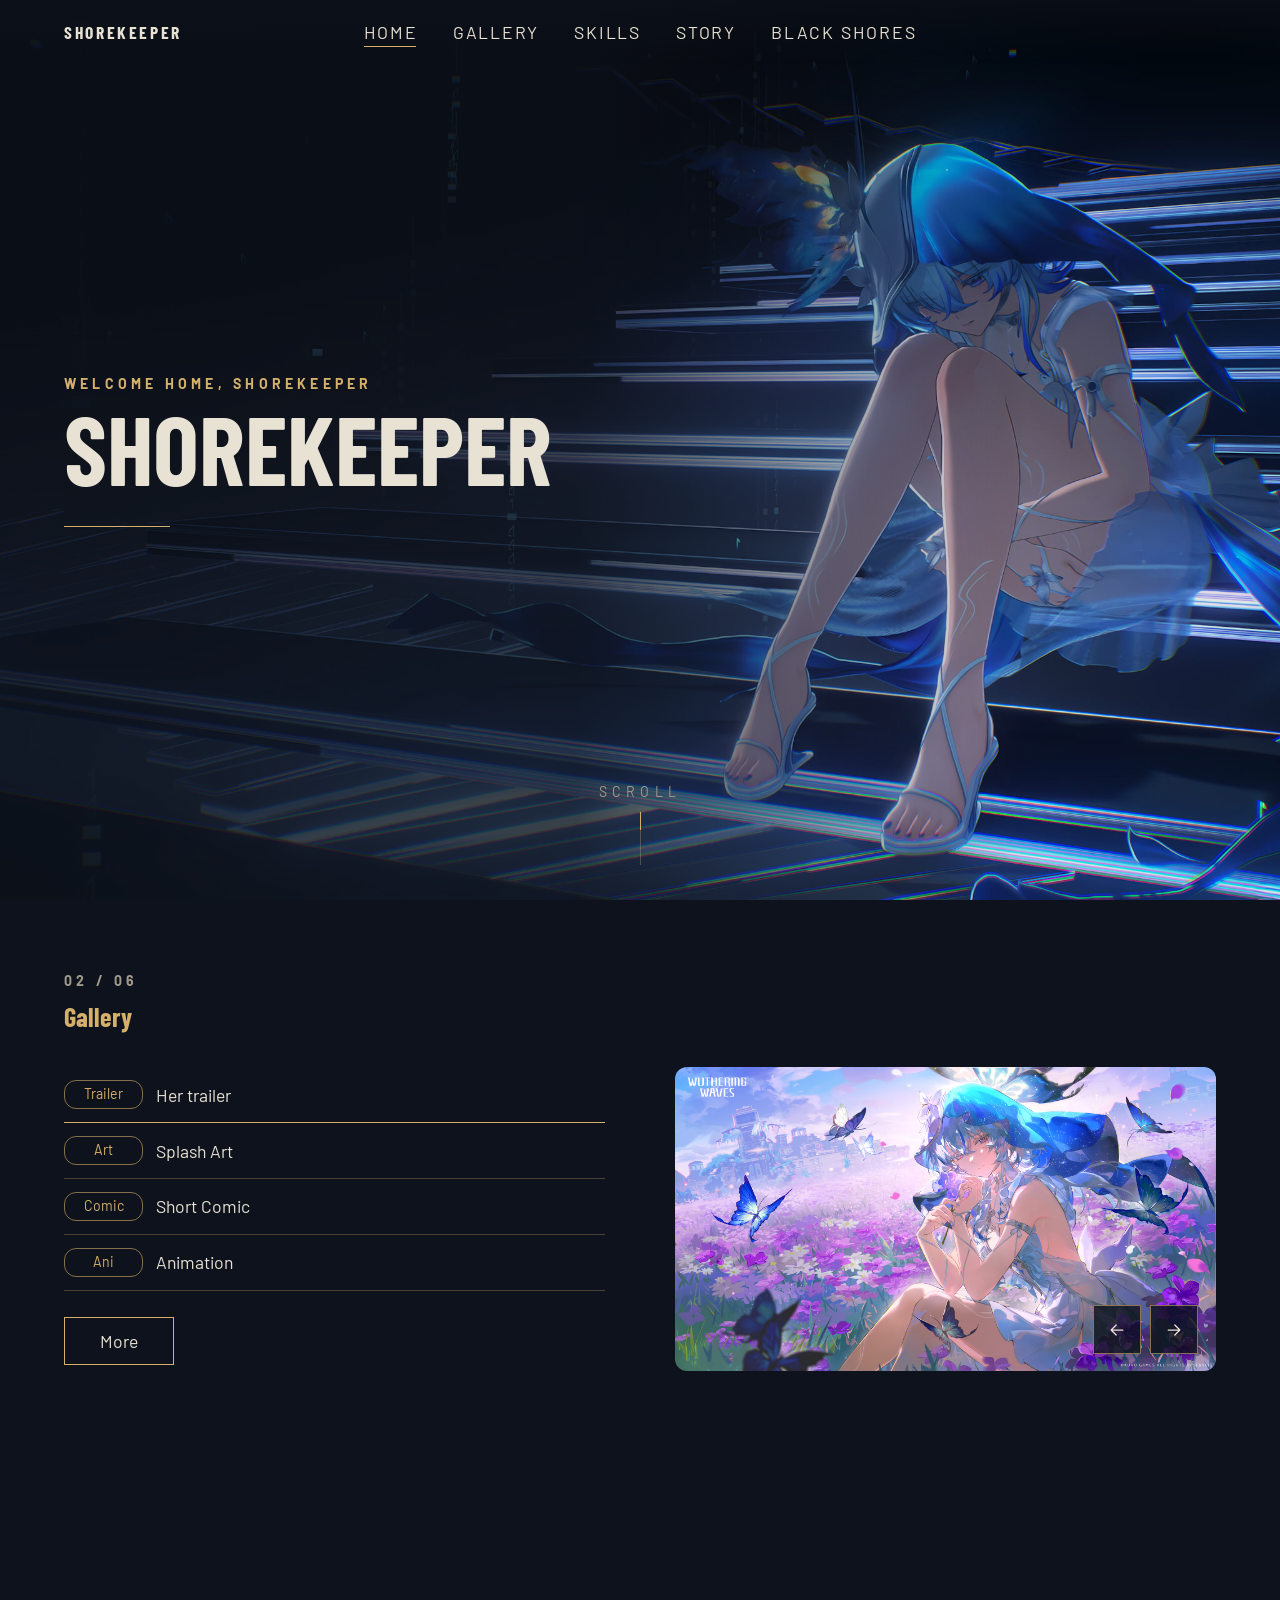
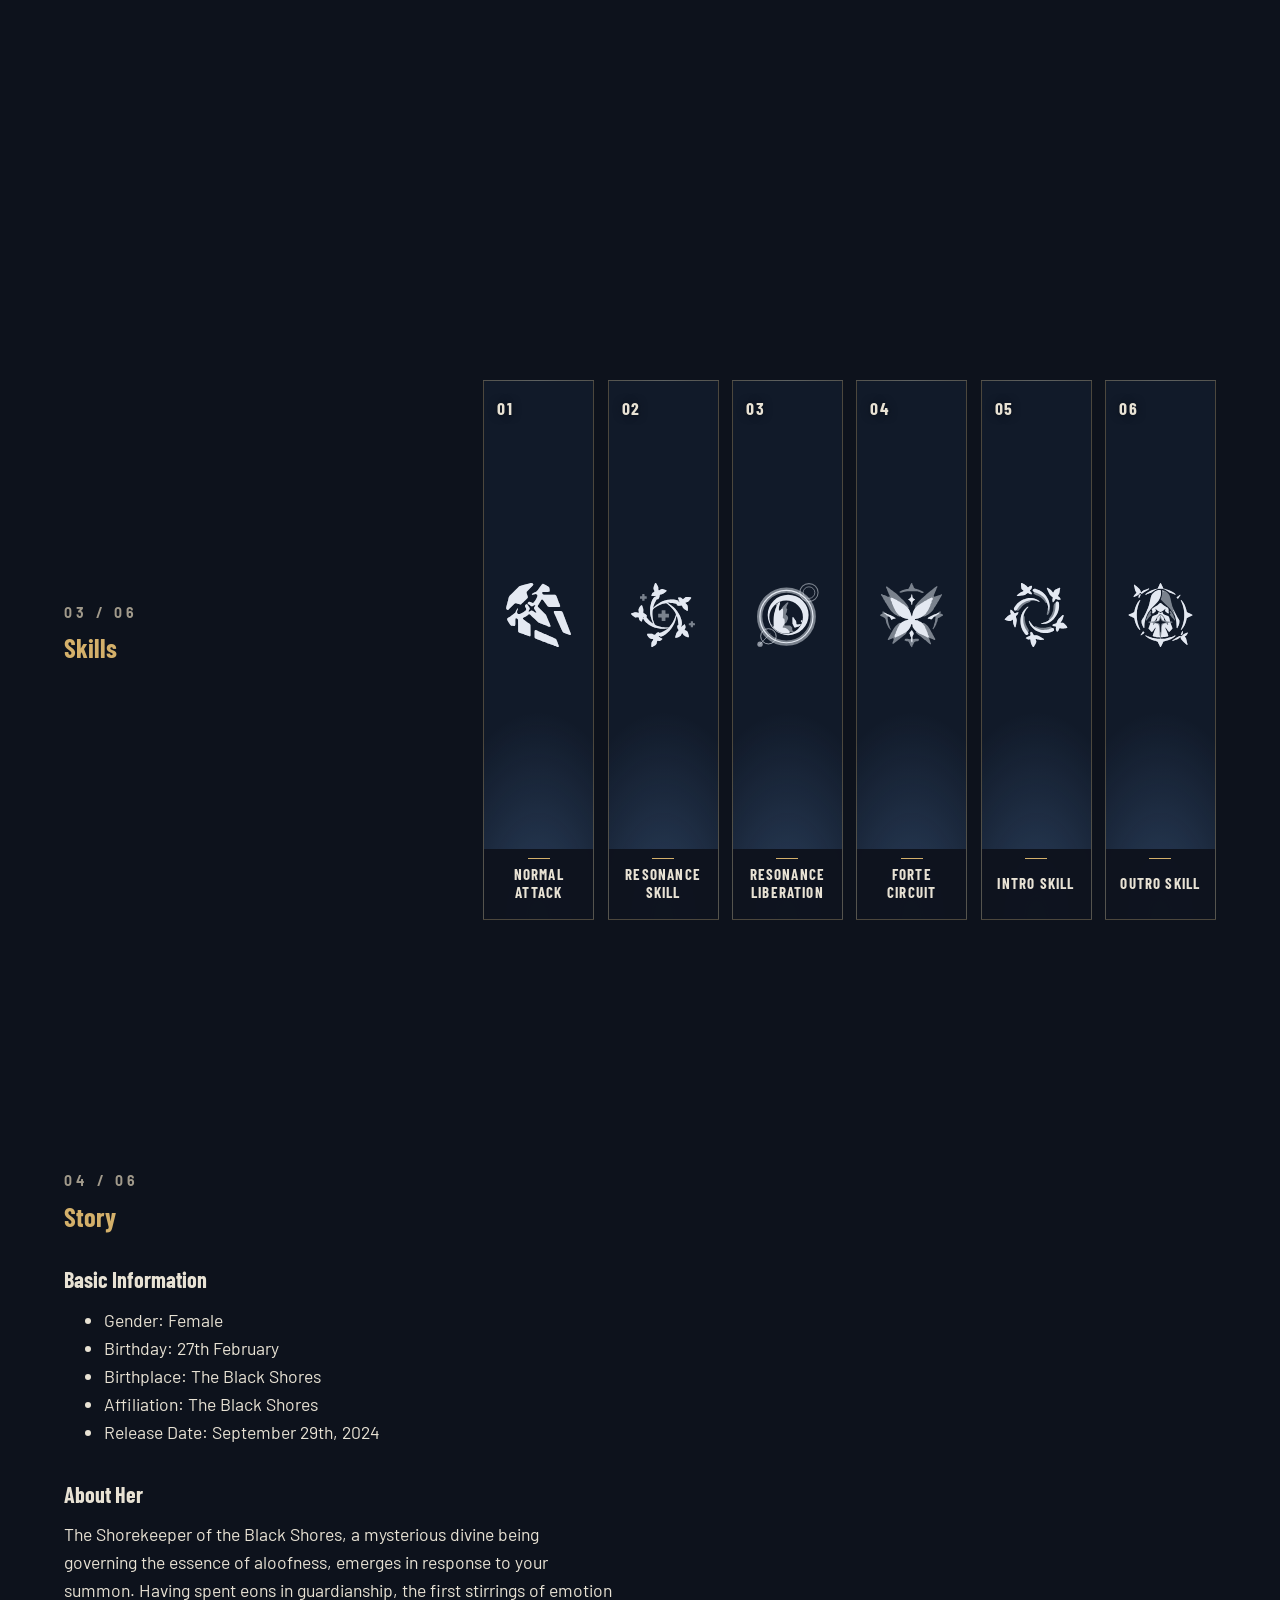
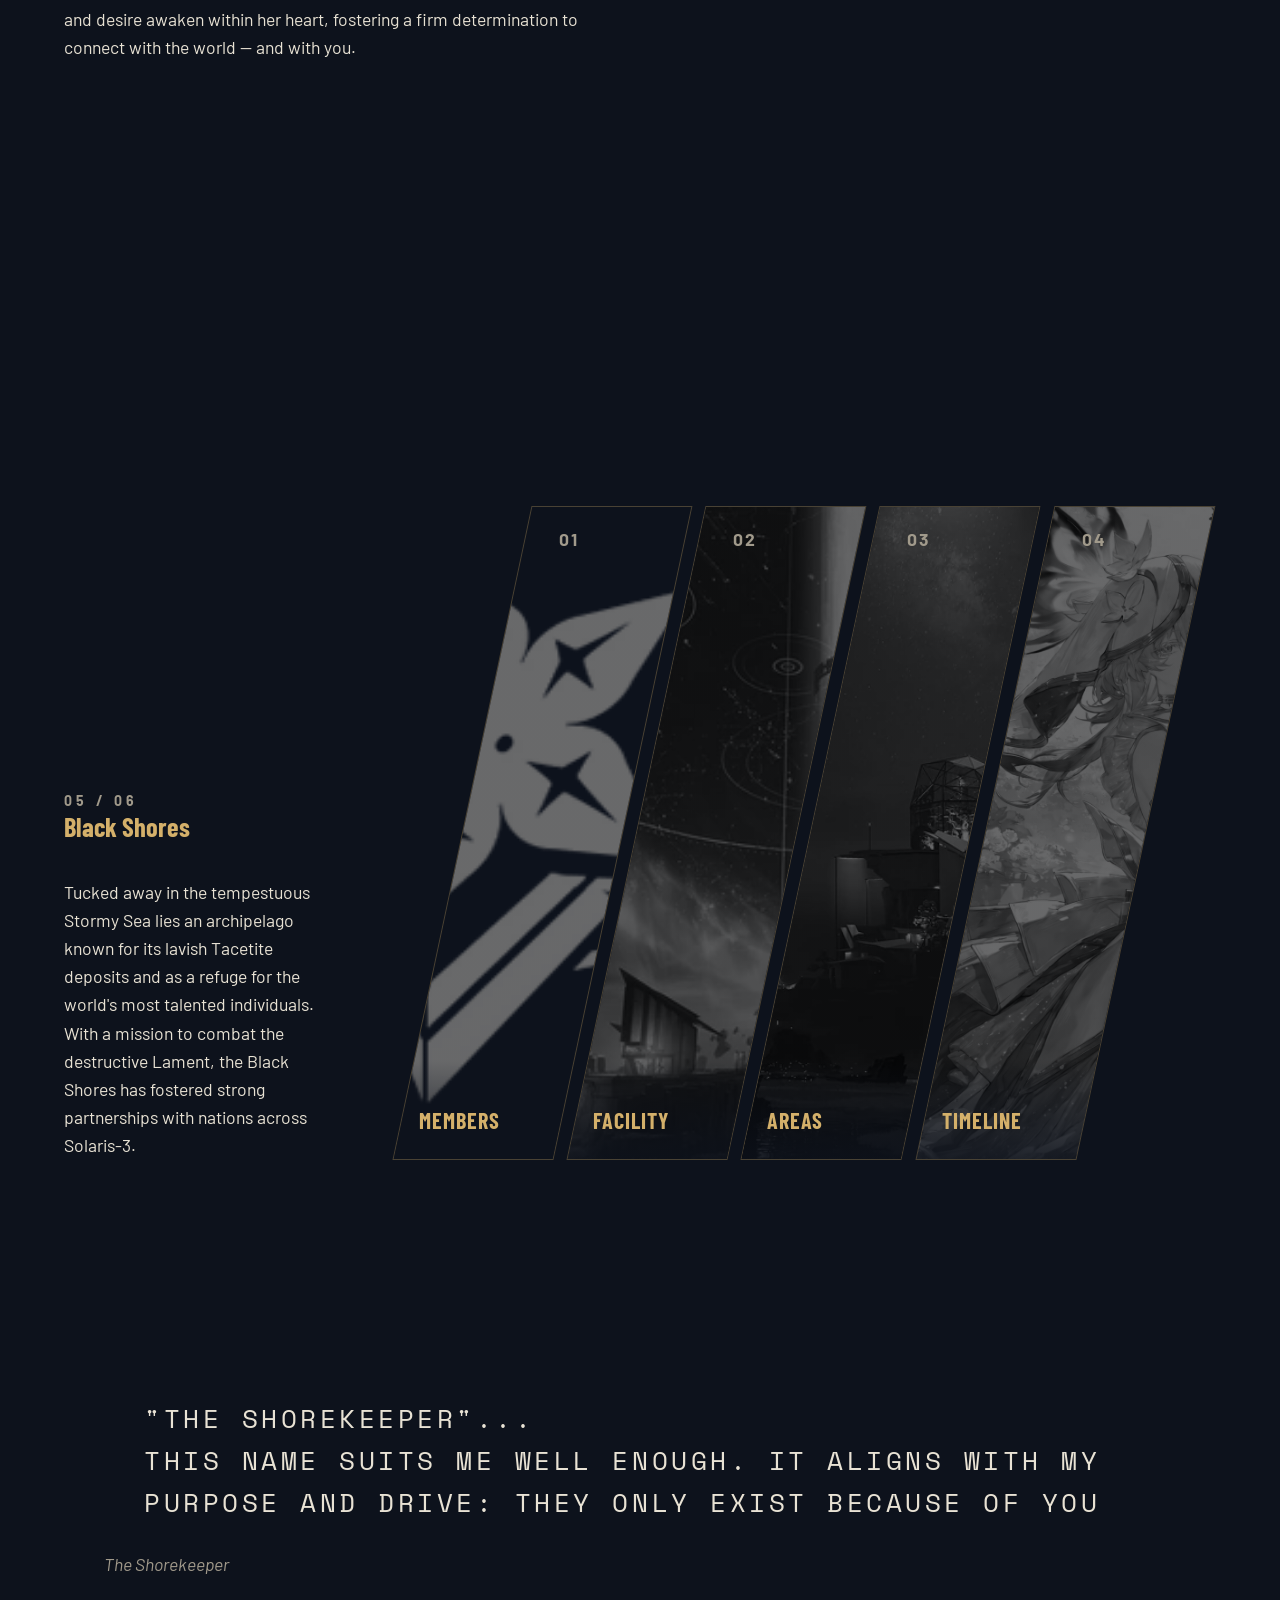
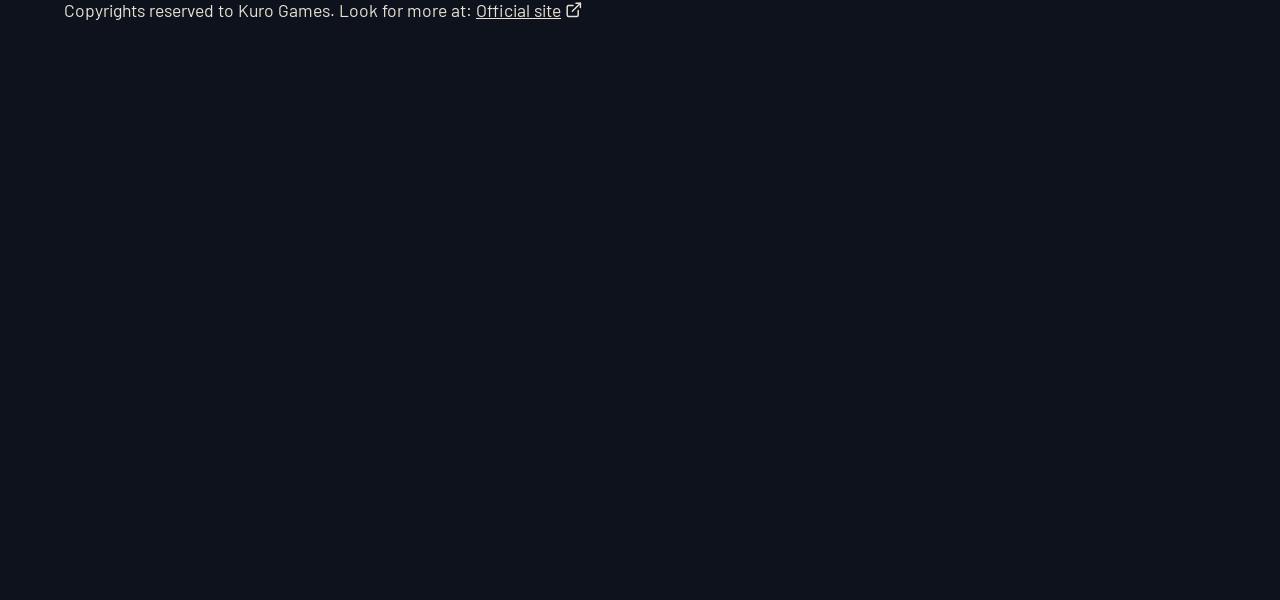
<file: index.html>
<!DOCTYPE html>
<html lang="en">
<head>
    <meta charset="UTF-8">
    <meta name="viewport" content="width=device-width, initial-scale=1">
    <title>Shorekeeper</title>
    <link rel = "preconnect" href = "https://fonts.googleapis.com">
    <link rel = "preconnect" href = "https://fonts.gstatic.com" crossorigin>
    <link href = "https://fonts.googleapis.com/css2?family=Barlow:wght@400;700&family=Barlow+Condensed:wght@700&display=swap" rel="stylesheet">
    <link rel = "stylesheet" href = "style.css">
    <script src = "script.js" defer></script>
</head>
<body>
    <header>
        <a href = "#home" class = "logo">Shorekeeper</a>
        <nav>
            <ul>
                <li><a href = "#home">Home</a></li>
                <li><a href = "#gallery">Gallery</a></li>
                <li><a href = "#skills">Skills</a></li>
                <li><a href = "#story">Story</a></li>
                <li><a href = "#black-shores">Black Shores</a></li>

            </ul>
        </nav>
    </header>
    <main>
        <!-- Stage 1: Replicate Kuro Games home menu -->
        <section id = "home" class = "screen">
            <img src="images/54.jpg" alt="Shorekeeper" class = "home-art">
            <div class = "home-shade"></div>
            <div class = "home-caption">
                <p class = "tagline">Welcome home, Shorekeeper</p>
                <h1>Shorekeeper</h1>
                <span class = "home-line" aria-hidden="true"></span>
            </div>
            <div class = "scroll-cue" aria-hidden="true">Scroll<span class = "scroll-line"></span></div>
        </section>
        <!--Stage 2: Gallery Simulation-->
        <section id = "gallery" class = "screen">
            <h2>Gallery</h2>
            <div class = "gallery-layout">
                <div class = "gallery-main">
                    <ul class = "gallery-list">
                        <li><span class ="tag">Trailer</span><span class = "item-title">Her trailer</span></li>
                        <li><span class = "tag">Art</span><span class = "item-title">Splash Art</span></li>
                        <li><span class = "tag">Comic</span><span class = "item-title">Short Comic</span></li>
                        <li><span class = "tag">Ani</span><span class = "item-title">Animation</span></li>
                    </ul>
                <a href = "#gallery" class = "more">More</a>
                </div>
                <div class="gallery-carousel">
                    <div class="gallery-track">
                        <img src="images/30.jpg" alt="Shorekeeper splash art" class="gallery-slide" draggable="false">
                        <img src="images/gallery-2.jpg" alt="Shorekeeper character trailer" class="gallery-slide" draggable="false">
                        <img src="images/gallery-3.jpg" alt="Shorekeeper birthday art" class="gallery-slide" draggable="false">
                        <img src = "images/gallery-1.jpg" alt = "Shorekeeper Animation Art" class = "gallery-slide" draggable="false">
                </div>
                <button class="carousel-button carousel-prev" type="button" aria-label="Previous image">
                    <svg viewBox="0 0 24 24" width="20" height="20" fill="none" stroke="currentColor" stroke-width="1.5" stroke-linecap="round" stroke-linejoin="round" aria-hidden="true"><path d="M19 12H5M11 6l-6 6 6 6"></path></svg>
                </button>
                <button class="carousel-button carousel-next" type="button" aria-label="Next image">
                    <svg viewBox="0 0 24 24" width="20" height="20" fill="none" stroke="currentColor" stroke-width="1.5" stroke-linecap="round" stroke-linejoin="round" aria-hidden="true"><path d="M5 12h14M13 6l6 6-6 6"></path></svg>
                </button>
                </div>

            </div>
        </section>
        <!--Stage 3: Replicate Skills page-->
        <section id = "skills" class = "screen skills">
            <img src ="images/14.jpg" alt = "" class = "skill-backdrop">
            <video class = "skill-video" muted loop playsinline preload="none"></video> 
            <div class = "skill-shade"></div>
            <button class="skill-close" type="button">
                <svg viewBox="0 0 24 24" width="16" height="16" fill="none" stroke="currentColor" stroke-width="1.5" stroke-linecap="round" stroke-linejoin="round" aria-hidden="true"><path d="M19 12H5M11 6l-6 6 6 6"></path></svg>
                All skills
            </button>

            <div class = "skills-intro">
                <h2>Skills</h2>
            </div>

            <div class = "skill-hero">
                <p class = "skill-type">Resonance Skill</p>
                <h3 class = "skill-name">Chaos Theory</h3>
                <p class = "skill-short">Restore HP for nearby allies, summon Dim Star Butterflies to attack a target</p>
                <div class="skill-controls">
                    <div class="skill-moves" role="group" aria-label="Moves"></div>
                    <button class="video-toggle" type="button">
                        <svg class="icon-pause" viewBox="0 0 24 24" fill="none" stroke="currentColor" stroke-width="2" stroke-linecap="round" aria-hidden="true"><path d="M8 5v14M16 5v14"></path></svg>
                        <svg class="icon-play" viewBox="0 0 24 24" fill="currentColor" aria-hidden="true"><path d="M8 5l11 7-11 7z"></path></svg>
                        <span class="video-toggle-text">Pause</span>
                    </button>
                </div>

            </div>


        <ul class="skill-cards"></ul>

        <div class="skill-details">
            <div class="detail-what">
                <h4>Mechanics</h4>
                <div class="skill-what"></div>
            </div>
            <div class="detail-related">
                <h4>Related skills</h4>
                <ul class="skill-related"></ul>
            </div>
        </div>

        </section>
        <!--Stage 4: Replicate Story Site-->
        <section id = "story" class = "screen">
            <h2>Story</h2>
            <section>
                <h3>Basic Information</h3>
                <ul>
                    <li>Gender: Female</li>
                    <li>Birthday: 27th February</li>
                    <li>Birthplace: The Black Shores</li>
                    <li>Affiliation: The Black Shores</li>
                    <li>Release Date: September 29th, 2024</li>
                </ul>
            </section>
            <section id = "about">
                <h3>About Her</h3>
                <p>The Shorekeeper of the Black Shores, a mysterious divine being governing the essence of aloofness, emerges in response to your summon. Having spent eons in guardianship, the first stirrings of emotion and desire awaken within her heart, fostering a firm determination to connect with the world — and with you.</p>
            </section>
        </section>
  
                <!--Stage 5: Black Shores archive-->
        <section id = "black-shores" class = "screen black-shores">
            <div class = "bs-stars"></div>
            <button class = "bs-close" type = "button">
                <svg viewBox="0 0 24 24" width="16" height="16" fill="none" stroke="currentColor" stroke-width="1.5" stroke-linecap="round" stroke-linejoin="round" aria-hidden="true"><path d="M19 12H5M11 6l-6 6 6 6"></path></svg>
                All sectors
            </button>
            <div class = "bs-intro">
                <h2>Black Shores</h2>
                <p>Tucked away in the tempestuous Stormy Sea lies an archipelago known for its lavish Tacetite deposits and as a refuge for the world's most talented individuals. With a mission to combat the destructive Lament, the Black Shores has fostered strong partnerships with nations across Solaris-3.</p>
            </div>
            <div class = "bs-stage">
                <div class = "bs-orbits">
                    <span class = "bs-orbit"></span>
                    <span class = "bs-orbit"></span>
                    <span class = "bs-orbit"></span>
                </div>
                <div class = "bs-world"></div>
            </div>

            <div class = "bs-bars"></div>
        </section>


    </main>
        <!--Stage 6: Footage-->
        <footer id = "end" class = "screen">
        <figure>
            <blockquote class = "end-quote">
                <p>"The Shorekeeper"... <br>
                    This name suits me well enough. It aligns with my purpose and drive: they only exist because of you
                </p>
            </blockquote>
            <figcaption>The Shorekeeper</figcaption>
        </figure>
            <p>Copyrights reserved to Kuro Games. Look for more at: <a href = "https://wutheringwaves.kurogames.com/en/main#resonators">Official site<svg class="icon" aria-hidden="true" viewBox="0 0 24 24" fill="none" stroke="currentColor"
        stroke-width="2" stroke-linecap="round" stroke-linejoin="round">
        <path d="M15 3h6v6"/>
        <path d="M10 14 21 3"/>
        <path d="M18 13v6a2 2 0 0 1-2 2H5a2 2 0 0 1-2-2V8a2 2 0 0 1 2-2h6"/>
</svg>
</a></p>
        </footer>
    <div class="term-tip" id="term-tip" role="tooltip">
        <p class="term-tip-title"></p>
        <p class="term-tip-text"></p>
    </div>

</body>
</html>
</file>
<file: style.css>
*{
    box-sizing: border-box;
}

html{
    font-size: 110%;
    scroll-padding-top: var(--space-8);
}

@font-face {
    font-family: "Space Mono";
    src: url("fonts/SpaceMono-Regular.ttf")format("truetype");
    font-weight: 400;
    font-display: swap;
}

:root{
    --color-bg: #0d121c;
    --color-text: #e8e2d4;
    --color-muted: #a19a8b;
    --color-accent: #d4b06a;
    --color-accent-border: rgb(212 176 106/0.6);
    --color-accent-line: rgb(212 176 106/0.3);
    --font-body: "Barlow", "Segoe UI", Arial, sans-serif;
    --font-heading: "Barlow Condensed", "Barlow", "Segoe UI", Arial, sans-serif;
    --font-quote: "Space Mono", monospace;
    --space-side: 5vw;
    --color-ice: #8fd3ff;
    --color-tape-dark: #161d2b;
    --color-tape-light: #ddd6c6;
    --color-shade-dark: rgb(13 18 28 / 0.8);
    --color-shade-clear: rgb(13 18 28 / 0.1);
    --gradient-shade: linear-gradient(to right, var(--color-shade-dark) 45%, var(--color-shade-clear) 80%);
    
    --text-sm: 0.8rem;
    --text-base: 1rem;
    --text-md: 1.25rem;
    --text-lg: 1.563rem;
    --text-xl: 1.953rem;
    --text-2xl: 2.441rem;
    --text-3xl: 3.052rem;
    --text-display: clamp(var(--text-3xl), 10vw, 5.5rem);
    --space-1: 0.25rem;
    --space-2: 0.5rem;
    --space-3: 0.75rem;
    --space-4: 1rem;
    --space-5: 1.5rem;
    --space-6: 2rem;
    --space-7: 3rem;
    --space-8: 4rem;

    --duration-1: 150ms;
    --duration-2: 200ms;
    --duration-3: 250ms;
    --duration-4: 400ms;
    --duration-5: 700ms;
    --duration-6: 1600ms;
    --duration-7: 1800ms;
    --delay-step: 80ms;

    --ease-standard: cubic-bezier(0.4, 0, 0.2, 1);
    --ease-decelerate: cubic-bezier(0, 0, 0.2, 1);
    --ease-accelerate: cubic-bezier(0.4, 0, 0, 1);

}


p,
ul {
  margin-top: 0;
  margin-bottom: var(--space-4);
}


body {
    font-family: var(--font-body);
    background-color: var(--color-bg);
    color: var(--color-text);
    margin: 0;
    font-size: var(--text-base);
    line-height: 1.6;

}

main p{
    max-width: 55ch;
}

a {
    color: var(--color-text);
}

h1,
h2,
h3,
  .logo{
      font-family: var(--font-heading);
      line-height: 1.15;
  }

h1 {
  font-size: var(--text-display);
  text-transform: uppercase;
  line-height: 0.9;
}


h3{
  font-size: var(--text-md);
}

h1 {
  margin: 0;
}
 
h2 {
  margin: 0 0 var(--space-6);
}
 
h3 {
  margin: var(--space-6) 0 var(--space-3);
}
 
h4 {
  margin: var(--space-5) 0 var(--space-2);
}


header {
  position: fixed;
  top: 0;
  left: 0;
  right: 0;
  z-index: 10;
  padding: var(--space-4) var(--space-side);
  background-image: linear-gradient(to bottom, rgb(13 18 28 / 0.7), transparent);
  display: flex;
  align-items: center;
  flex-wrap: wrap;
  gap: var(--space-4) var(--space-7);
}



.logo{
    font-weight: 700;
    text-transform: uppercase;
    letter-spacing: 0.15rem;
    text-decoration: none;
}

.icon {
  width: 1em;
  height: 1em;
  vertical-align: -0.125em;
  margin-left: var(--space-1);
}


h2{
    color: var(--color-accent);
}

.screen-num {
  margin: 0 0 var(--space-2);
  font-size: var(--text-sm);
  font-weight: 700;
  letter-spacing: 0.3em;
  text-transform: uppercase;
  color: var(--color-muted);
}


.tagline {
  margin-bottom: var(--space-2);
  font-size: var(--text-sm);
  font-weight: 700;
  text-transform: uppercase;
  letter-spacing: 0.3em;
  color: var(--color-accent);
  animation: loang var(--duration-5) var(--ease-decelerate) both;
}


nav{
    margin-left: auto;

}

nav a {
    position: relative;
    text-decoration: none;
    text-transform: uppercase;
    letter-spacing: 0.1rem;
}

nav a::after{
    position: absolute;
    content: "";
    left: 0;
    right: 0.1rem;
    bottom: calc(-1 * var(--space-1));
    height: 1px;
    background-color: var(--color-accent);
    transform: scaleX(0);
    transform-origin: left;
    transition: transform var(--duration-1) var(--ease-standard);
}

nav a:hover::after,
nav a:focus-visible::after,
nav a[aria-current = "location"]::after {
    transform: scaleX(1);
}

nav ul {
    display: flex;
    flex-wrap: wrap;
    gap: 0.75rem 2rem;
    margin: 0;
    padding: 0;
    list-style-type: none;
}

.screen{
    min-height: 100vh;
    padding: var(--space-8) var(--space-side);
}

figcaption {
    font-style: italic;
    color: var(--color-muted);
}

.end-quote{
    font-family: var(--font-quote);
    font-size: 1.5rem;
    text-transform: uppercase;
    letter-spacing: 0.2rem;
}

#home {
    position: relative;
    z-index: 0;
    overflow: hidden;
    display: flex;
    flex-direction: column;
    justify-content: center;
}

.home-art {
    position: absolute;
    inset: 0;
    width: 100%;
    height: 100%;
    object-fit: cover;
    z-index: -2;
    animation: art-in var(--duration-6) var(--ease-decelerate) both;
}

.home-caption h1 {
    animation: loang-wide var(--duration-5) var(--ease-decelerate) var(--delay-step) both;
}

.home-line {
    display: block;
    width: 6rem;
    height: 1px;
    margin-top: var(--space-6);
    background-color: var(--color-accent);
    animation: loang var(--duration-5) var(--ease-decelerate) calc(2 * var(--delay-step)) both;

}

.scroll-cue {
    position: absolute;
    left: 0;
    right: 0;
    bottom: var(--space-6);
    font-size: var(--text-sm);
    letter-spacing: 0.3rem;
    text-transform: uppercase;
    text-align: center;
    color: var(--color-muted);
    animation: loang var(--duration-5) var(--ease-decelerate) calc(4 * var(--delay-step)) both;

}

.scroll-line {
    position: relative;
    display: block;
    width: 1px;
    height: 3rem;
    margin: var(--space-2) auto 0;
    overflow: hidden;
    background-color: var(--color-accent-line);
}

.scroll-line::after{
    content: "";
    position: absolute;
    top: 0;
    left: 0;
    width: 1px;
    height: 1rem;
    background-color: var(--color-accent);
    animation: cue-drop var(--duration-7) var(--ease-standard) infinite;
}
.home-caption .tagline {
    animation: loang var(--duration-5) var(--ease-decelerate) both;
}


@keyframes loang {
  from {
    opacity: 0;
    filter: blur(12px);
    transform: translateX(24px);
  }
}

@keyframes loang-wide {
  from {
    opacity: 0;
    filter: blur(12px);
    transform: translateX(-24px);
    letter-spacing: 0.3rem;
  }
}

@keyframes art-in {
    from {
      opacity: 0;
      transform: scale(1.08);
    } 
}

@keyframes cue-drop {
    0% {
      transform: translateY(-100%);
    } 
    70% {
      transform: translateY(300%);
    }
    100% {
      transform: translateY(300%);
    }
}

@media (prefers-reduced-motion: reduce) {
  :root {
    --duration-1: 0ms;
    --duration-2: 0ms;
    --duration-3: 0ms;
    --duration-4: 0ms;
    --duration-5: 150ms;
    --duration-6: 150ms;
    --delay-step: 0ms;
  }
 
  .tagline,
  .home-caption h1,
  .home-line,
  .scroll-cue,
  .home-art {
    animation-name: fade-in;
  }
 
  .scroll-line::after {
    animation: none;
  }
}
 
@keyframes fade-in {
  from {
    opacity: 0;
  }
}


.home-shade{
    position: absolute;
    inset: 0;
    background-image: var(--gradient-shade);
    z-index: -1;
}


.gallery-layout{
    display: grid;
    grid-template-columns: repeat(auto-fit, minmax(min(20rem, 100%), 1fr));
    gap: var(--space-6) var(--space-8);
}

.gallery-carousel {
  position: relative;
  overflow: hidden;
  aspect-ratio: 16 / 9;
  border-radius: 12px;
  touch-action: pan-y;
}
 
.gallery-track {
  display: flex;
  height: 100%;
  transition: transform var(--duration-4) var(--ease-standard);
}
 
.gallery-slide {
  flex: 0 0 100%;
  width: 100%;
  height: 100%;
  object-fit: cover;
  user-select: none;
}
 
.carousel-button {
  position: absolute;
  bottom: var(--space-4);
  width: 2.75rem;
  height: 2.75rem;
  display: flex;
  align-items: center;
  justify-content: center;
  padding: 0;
  border: 1px solid var(--color-accent-border);
  background-color: var(--color-shade-dark);
  color: var(--color-text);
  cursor: pointer;
  transition: color var(--duration-1) var(--ease-standard), border-color var(--duration-1) var(--ease-standard);
}
 
.carousel-prev {
  right: calc(var(--space-4) + 2.75rem + var(--space-2));
}
 
.carousel-next {
  right: var(--space-4);
}
 
.carousel-button:hover,
.carousel-button:focus-visible {
  border-color: var(--color-accent);
  color: var(--color-accent);
}
 
.carousel-button:focus-visible {
  outline: 2px solid var(--color-text);
  outline-offset: 2px;
}


.gallery-list {
    max-width: 40rem;
    margin: 0;
    padding: 0;
    list-style-type: none;
}

.gallery-list li {
    position: relative;
    padding: var(--space-3) 0;
    border-bottom: 1px solid var(--color-accent-line);
    display: flex;
    align-items: center;
}

.gallery-list li::after{
    content: "";
    position: absolute;
    left: 0;
    right: 0;
    bottom: -1px;
    height: 1px;
    background-color: var(--color-accent);
    transform: scaleX(0);
    transform-origin: left;
    transition: transform var(--duration-2) var(--ease-standard);
}

.item-title{
    display: inline-block;
    transition: transform var(--duration-2) var(--ease-standard);
}

.gallery-list li:hover::after,
.gallery-list li.is-current::after {
    transform: scaleX(1);
}

.gallery-list li:hover .item-title,
.gallery-list.is-current:hover .item-title {
    transform: translateX(6px);
}

.tag{
    font-size: 0.8rem;
    padding: 2px var(--space-3);
    margin-right: var(--space-3);
    border: 1px solid var(--color-accent-border);
    border-radius: 12px;
    color: var(--color-accent);
    width: 4.5rem;
    display: inline-block;
    text-align: center;
}

.more{
    position: relative;
    z-index: 0;
    display: inline-block;
    margin-top: var(--space-5);
    padding: var(--space-2) var(--space-6);
    border: 1px solid var(--color-accent);
    text-decoration: none;
    transition: color var(--duration-2) var(--ease-standard);
}

.more::before{
    content: "";
    position: absolute;
    inset: 0;
    z-index: -1;
    background-color: var(--color-accent);
    transform: scaleX(0);
    transform-origin: left;
    transition: transform var(--duration-2) var(--ease-standard);
}

.more:hover,
.more:focus-visible{
    color: var(--color-bg);
}

.more:hover::before,
.more:focus-visible::before{
    transform: scaleX(1);
}

/* Skills */

.skills {
    position: relative;
    z-index: 0;
    display: grid;
    grid-template-columns: minmax(0, 1fr) minmax(0, 2fr);
    gap: var(--space-6) var(--space-7);
    align-items: center;
}
 
.skill-backdrop{
    object-fit: cover;
    filter: blur(8px) brightness(0.5);
    z-index: -3;
}

.skill-backdrop,
.skill-video,
.skill-shade {
  display: none;
  position: absolute;
  top: 0;
  left: 0;
  width: 100%;
  height: 100vh;
}
 
.skill-video {
    object-fit: cover;
    z-index: -2;
}
 
.skill-shade {
    background-image: linear-gradient(to right, var(--color-shade-dark) 25%, var(--color-shade-clear) 55%);
    z-index: -1;
}
 
.skill-hero,
.skill-details {
    display: none;
}
 
.skill-cards {
    display: flex;
    gap: var(--space-3);
    margin: 0;
    padding: 0;
    list-style-type: none;
}
 
.skill-card {
    position: relative;
    flex: 1 1 0;
    height: 60vh;
    overflow: hidden;
    border: 1px solid var(--color-accent-line);
    transition: flex-grow var(--duration-3) var(--ease-standard), border-color var(--duration-1) var(--ease-standard);
}
 
.skill-card img {
  display: block;
  width: 100%;
  height: 100%;
  object-fit: cover;
  transition: flex-grow var(--duration-4) var(--ease-standard), opacity var(--duration-3) var(--ease-standard);

}
 
.skill-card:hover,
.skill-card:has(.card-button:focus-visible) {
  flex-grow: 1.41;
  border-color: var(--color-accent);
}

.skill-card:hover img,
.skill-card.skill-card:has(.card-button:focus-visible){
  transform: scale(1.12);
}

.skill-cards:hover img {
  opacity: 0.5;
}

.skill-cards .skill-card:hover img {
  opacity: 1;
}

.card-name {
  position: absolute;
  left: 0;
  right: 0;
  bottom: 0;
  height: 4rem;
  padding: 0 var(--space-2);
  display: flex;
  align-items: center;
  justify-content: center;
  background-color: var(--color-shade-dark);
  color: var(--color-text);
  text-align: center;
  line-height: 1.2;
}

.card-num {
  position: absolute;
  top: var(--space-3);
  left: var(--space-3);
  z-index: 1;
  font-family: var(--font-heading);
  font-weight: 700;
  letter-spacing: 0.1em;
  color: var(--color-text);
  text-shadow: 0 0 2px var(--color-bg), 0 0 8px var(--color-bg);
}

.card-button {
  display: block;
  width: 100%;
  height: 100%;
  padding: 0;
  border: 0;
  background: none;
  color: inherit;
  font: inherit;
  cursor: pointer;
}
 
.card-button:focus-visible {
  outline: none;
}
 
.skill-card:has(.card-button:focus-visible) {
  outline: 2px solid var(--color-text);
  outline-offset: 3px;
}


.skill-card.is-active {
  border-color: var(--color-accent);
}
 
.skill-type {
  margin: 0;
  color: var(--color-accent);
  text-transform: uppercase;
  letter-spacing: 0.15rem;
}
 
.skill-name {
  margin: var(--space-2) 0 var(--space-4);
  font-size: 3rem;
}
 


.skills.is-open {
    grid-template-columns: minmax(0, 1fr) 9rem;
    grid-template-rows: 100vh auto;
    padding-top: 0;
}

.skills.is-open .skills-intro{
    display: none;
}

.skills.is-open .skill-video,
.skills.is-open .skill-shade {
  display: block;
}
 
.skills.is-open .skill-hero {
  display: block;
  max-width: 32rem;
}
 
.skills.is-open .skill-cards {
  flex-direction: column;
  height: 30rem;
  gap: var(--space-2);
}
 
.skills.is-open .skill-card {
  height: 4.5rem;
}
 
.skills.is-open .card-name {
  height: 1.5rem;
  font-size: 0.8rem;
}
 
.skills.is-open .card-num {
  display: none;
}


.skills.is-open .skill-details {
  display: block;
  grid-column: 1 / -1;
  max-width: 55ch;
}

.skills.is-open .skill-backdrop,
.skills.is-open .skill-video,
.skills.is-open .skill-shade {
  display: block;
}

@media (min-width: 1100px) {
  header {
    display: grid;
    grid-template-columns: 1fr auto 1fr;
  }
 
  .logo {
    justify-self: start;
  }

  nav {
    margin: 0;
  }
}
 
 
@media (max-width: 1000px) {
  header {
    flex-direction: column;
    gap: 0.5rem;
    padding: 0.75rem var(--space-side);
  }
 
  nav ul {
    justify-content: center;
    gap: 0.5rem 1.25rem;
  }
 
  .skills {
    grid-template-columns: minmax(0, 1fr);
  }
 
  .skill-cards {
    display: grid;
    grid-template-columns: repeat(3, minmax(0, 1fr));
  }
 
  .skill-card {
    height: 12rem;
  }
 
  .skills.is-open {
    grid-template-columns: minmax(0, 1fr);
  }
 
  .skills.is-open .skill-hero,
  .skills.is-open .skill-cards {
    grid-row: 1;
    grid-column: 1;
  }
 
  .skills.is-open .skill-cards {
    grid-template-columns: repeat(3, minmax(0, 1fr));
    align-self: end;
    margin-bottom: 2rem;
    height: auto;
  }
  
    .home-shade,
  .skill-shade {
    background-image: none;
    background-color: var(--color-shade-dark);
  }

  .skills.is-open .card-name {
    height: 2.25rem;
  }
 
  figure,
  blockquote {
    margin-left: 0;
    margin-right: 0;
  }
}

:root {
  --color-shade-solid: rgb(13 18 28 / 0.94);
}
 
.skill-card {
  background-color: #111a29;
  background-image: radial-gradient(ellipse 140% 55% at 50% 100%, rgb(110 160 225 / 0.28), transparent 70%);
}
 
.skill-card img {
  object-fit: contain;
  padding: 0 14% 4rem;
}
 
.skills.is-open .skill-card img {
  padding: 0.35rem 0 1.65rem;
}
 
.card-name {
  background-color: var(--color-shade-solid);
  color: var(--color-text);
  font-family: var(--font-heading);
  font-weight: 700;
  text-transform: uppercase;
  letter-spacing: 0.08em;
  font-size: 0.85rem;
}
 
.card-name::before {
  content: "";
  position: absolute;
  top: 0.55rem;
  left: 50%;
  width: 1.25rem;
  height: 1px;
  margin-left: -0.625rem;
  background-color: var(--color-accent);
}
 
.skill-card.is-active .card-name {
  color: var(--color-accent);
}
 
.skills.is-open .card-name {
  font-size: 0.68rem;
}
 
.skills.is-open .card-name::before {
  display: none;
}
 
@media (max-width: 1000px) {
  .skills.is-open .skill-card img {
    padding: 0.35rem 0 2.4rem;
  }
}

.what-title {
  margin: var(--space-5) 0 var(--space-1);
  font-size: var(--text-base);
}
 
.what-title:first-child {
  margin-top: 0;
}
 
.skill-what ul {
  padding-left: var(--space-5);
}
 
.skill-what li {
  margin-bottom: var(--space-1);
}
 
.skill-what li::marker {
  color: var(--color-accent);
}
 
.hl {
  color: var(--color-accent);
  font-weight: inherit;
}
 
.term {
  padding: 0;
  border: none;
  background: none;
  font: inherit;
  color: var(--color-accent);
  text-decoration: underline dotted;
  text-underline-offset: 0.2em;
  cursor: help;
}
 
.term:hover {
  text-decoration-style: solid;
}
 
.term:focus-visible {
  outline: 2px solid var(--color-text);
  outline-offset: 2px;
}
 
.term-tip {
  position: absolute;
  top: 0;
  left: 0;
  z-index: 20;
  width: max-content;
  max-width: min(22rem, calc(100vw - 2rem));
  padding: var(--space-3) var(--space-4);
  background-color: #111a29;
  border: 1px solid var(--color-accent-line);
  border-radius: 4px;
  box-shadow: 0 0.5rem 1.5rem rgb(0 0 0 / 0.5);
  font-size: 0.9rem;
  line-height: 1.5;
  opacity: 0;
  visibility: hidden;
  transform: translateY(4px);
  transition: opacity var(--duration-1) var(--ease-decelerate),
              transform var(--duration-1) var(--ease-decelerate),
              visibility var(--duration-1);
}
 
.term-tip.is-visible {
  opacity: 1;
  visibility: visible;
  transform: none;
}
 
.term-tip-title {
  margin: 0 0 var(--space-2);
  padding-bottom: var(--space-2);
  border-bottom: 1px solid rgb(228 233 242 / 0.15);
  font-weight: 700;
}
 
.term-tip-text {
  margin: 0;
}

.skill-close {
  position: absolute;
  top: var(--space-5);
  left: var(--space-side);
  display: none;
  align-items: center;
  gap: var(--space-2);
  min-height: 2.75rem;
  padding: 0 var(--space-4);
  border: 1px solid var(--color-accent-border);
  background-color: rgb(13 18 28 / 0.5);
  color: var(--color-text);
  font: inherit;
  font-size: var(--text-sm);
  letter-spacing: 0.2em;
  text-transform: uppercase;
  cursor: pointer;
  transition: color var(--duration-1) var(--ease-standard),
              border-color var(--duration-1) var(--ease-standard);
}
 
.skills.is-open .skill-close {
  display: flex;
}
 
.skill-close:hover,
.skill-close:focus-visible {
  color: var(--color-accent);
  border-color: var(--color-accent);
}
 
.skill-close:focus-visible {
  outline: 2px solid var(--color-text);
  outline-offset: 2px;
}
 
@media (max-width: 1000px) {
  .skill-close {
    top: var(--space-8);
  }
}

.skill-controls {
  display: flex;
  flex-wrap: wrap;
  gap: var(--space-2);
  margin-top: var(--space-5);
}
 
.skill-moves {
  display: flex;
  flex-wrap: wrap;
  gap: var(--space-2);
}
 
.move-button,
.video-toggle {
  min-height: 2.75rem;
  padding: 0 var(--space-4);
  border: 1px solid var(--color-accent-line);
  background-color: rgb(13 18 28 / 0.5);
  color: var(--color-text);
  font: inherit;
  font-size: var(--text-sm);
  letter-spacing: 0.15em;
  text-transform: uppercase;
  cursor: pointer;
  transition: color var(--duration-1) var(--ease-standard),
              border-color var(--duration-1) var(--ease-standard),
              background-color var(--duration-1) var(--ease-standard);
}
 
.move-button:hover,
.move-button:focus-visible,
.video-toggle:hover,
.video-toggle:focus-visible {
  border-color: var(--color-accent);
}
 
.move-button:focus-visible,
.video-toggle:focus-visible {
  outline: 2px solid var(--color-text);
  outline-offset: 2px;
}
 
.move-button[aria-current="true"] {
  border-color: var(--color-accent);
  background-color: rgb(212 176 106 / 0.18);
  color: var(--color-accent);
}
 
.video-toggle svg {
  width: 14px;
  height: 14px;
  margin-right: var(--space-2);
  vertical-align: -2px;
}
 
.video-toggle .icon-play,
.video-toggle.is-paused .icon-pause {
  display: none;
}
 
.video-toggle.is-paused .icon-play {
  display: inline;
}

.black-shores {
  display: grid;
  grid-template-columns: minmax(14rem, 1fr) minmax(0, 3fr);
  align-items: end;
  gap: var(--space-7);
  padding-bottom: calc(var(--space-8) * 2);
}
 
.bs-intro p {
  max-width: 34ch;
  margin: 0;
}
 
.bs-bars {
  --bar-h: clamp(26rem, 100vh - 14rem, 46rem);
  display: flex;
  gap: var(--space-3);
  height: var(--bar-h);
  padding: 0 calc(var(--bar-h) * 0.107);
}

.bar {
  position: relative;
  flex: 1 1 0;
  min-width: 0;
  padding: 0;
  overflow: hidden;
  border: 1px solid var(--color-accent-line);
  background-color: var(--color-shade-dark);
  color: var(--color-text);
  font: inherit;
  cursor: pointer;
  transform: skewX(-12deg);
  transition: flex-grow var(--duration-3) var(--ease-standard),
              border-color var(--duration-1) var(--ease-standard);
}

.bar-art {
  position: absolute;
  top: 0;
  left: calc(var(--bar-h) * -0.107);
  width: calc(100% + var(--bar-h) * 0.214);
  height: 100%;
  object-fit: cover;
  object-position: center 20%;
  filter: grayscale(1) brightness(0.45);
  transform: skewX(12deg);
  transition: transform var(--duration-4) var(--ease-standard),
              filter var(--duration-3) var(--ease-standard),
              opacity var(--duration-3) var(--ease-standard);
}
 
.bar-in {
  position: absolute;
  inset: 0;
  display: flex;
  flex-direction: column;
  justify-content: space-between;
  align-items: flex-start;
  padding: var(--space-4) var(--space-4) var(--space-5) var(--space-5);
  transform: skewX(12deg);
  z-index: 1;
}
 
.bar-num {
  margin-left: calc(var(--bar-h) * 0.107);  
  font-weight: 700;
  letter-spacing: 0.1em;
  color: var(--color-muted);
}
 
.bar-label {
  font-family: var(--font-heading);
  font-size: var(--text-md);
  font-weight: 700;
  line-height: 1.1;
  letter-spacing: 0.04em;
  text-transform: uppercase;
  color: var(--color-accent);
  margin-left: calc(var(--bar-h) * -0.107);
}

.bar:hover,
.bar:focus-visible {
  flex-grow: 1.41;
  border-color: var(--color-accent);
}
 
.bar:hover .bar-art,
.bar:focus-visible .bar-art {
  filter: grayscale(0.3) brightness(0.6);
  transform: skewX(12deg) scale(1.12);
}
 
.bs-bars:hover .bar-art {
  opacity: 0.5;
}
 
.bs-bars .bar:hover .bar-art {
  opacity: 1;
}
 
.bar:focus-visible {
  outline: 2px solid var(--color-text);
  outline-offset: 3px;
}
.bar::after {
  content: "";
  position: absolute;
  inset: 0;
  background: linear-gradient(to top,
                              var(--color-shade-dark),
                              var(--color-shade-clear) 15%);
}

.black-shores {
  position: relative;
  isolation: isolate;
  display: grid;
  grid-template-columns: minmax(14rem, 1fr) minmax(0, 3fr);
  align-items: end;
  gap: var(--space-7);
  padding-bottom: calc(var(--space-8) * 2);
}

.bs-close {
  position: absolute;
  top: var(--space-5);
  left: var(--space-side);
  display: none;
  align-items: center;
  gap: var(--space-2);
  min-height: 2.75rem;
  padding: 0 var(--space-4);
  border: 1px solid var(--color-accent-border);
  background-color: rgb(13 18 28 / 0.5);
  color: var(--color-text);
  font: inherit;
  font-size: var(--text-sm);
  letter-spacing: 0.2em;
  text-transform: uppercase;
  cursor: pointer;
}
 
.bs-close:hover,
.bs-close:focus-visible {
  color: var(--color-accent);
  border-color: var(--color-accent);
}
 
.bs-close:focus-visible {
  outline: 2px solid var(--color-text);
  outline-offset: 2px;
}
 
.bs-stage {
  display: none;
}
 
.black-shores.is-open {
  grid-template-columns: minmax(0, 1fr);
  align-items: center;
  overflow: clip;
  background: 
    radial-gradient(ellipse 34% 30% at 16% 30%, rgb(120 92 210 / 0.26), transparent 70%),
    radial-gradient(ellipse 30% 26% at 86% 64%, rgb(143 211 255 / 0.2), transparent 70%),
    radial-gradient(ellipse 22% 16% at 64% 14%, rgb(212 176 106 / 0.12), transparent 70%),
    radial-gradient(ellipse 22% 20% at 30% 86%, rgb(70 120 200 / 0.16), transparent 70%),
    radial-gradient(ellipse 70% 60% at 50% 52%, rgb(22 36 64 / 0.75), transparent 85%), var(--color-bg);
}
 
.black-shores.is-open .bs-close {
  display: flex;
}
 
.black-shores.is-open .bs-intro {
  display: none;
}
 
.black-shores.is-open .bs-stage {
  display: block;
  position: relative;
  height: max(24rem, 100vh - 20rem);
  margin-top: var(--space-7);
  perspective: 70rem;
 }

.black-shores.is-open::before {
  content: "";
  position: absolute;
  inset: 0;
  z-index: -1;
  pointer-events: none;
  background-image:
    radial-gradient(circle at 12% 18%, rgb(255 255 255 / 0.75) 0 0.6px, transparent 1.3px),
    radial-gradient(circle at 47% 63%, rgb(255 255 255 / 0.6) 0 0.6px, transparent 1.3px),
    radial-gradient(circle at 78% 34%, rgb(232 226 212 / 0.7) 0 0.6px, transparent 1.3px),
    radial-gradient(circle at 31% 88%, rgb(255 255 255 / 0.5) 0 0.6px, transparent 1.3px),
    radial-gradient(circle at 66% 9%, rgb(200 230 255 / 0.8) 0 0.9px, transparent 1.6px),
    radial-gradient(circle at 89% 77%, rgb(255 255 255 / 0.6) 0 0.9px, transparent 1.6px),
    radial-gradient(circle at 22% 52%, rgb(255 240 210 / 0.8) 0 0.9px, transparent 1.6px);
  background-size:
    173px 151px, 173px 151px, 173px 151px, 173px 151px,
    293px 257px, 293px 257px,
    419px 371px;
}

.bs-stars {
  display: none;
  position: absolute;
  inset: 0;
  z-index: -1;
  pointer-events: none;
  background-image:
    radial-gradient(circle at 8% 26%, #fff 0 1.2px, rgb(143 211 255 / 0.5) 2px, transparent 5px),
    radial-gradient(circle at 93% 18%, #fff 0 1.2px, rgb(255 230 190 / 0.5) 2px, transparent 5px),
    radial-gradient(circle at 71% 64%, #fff 0 1.2px, rgb(143 211 255 / 0.5) 2px, transparent 5px),
    radial-gradient(circle at 18% 76%, #fff 0 1px, rgb(255 255 255 / 0.4) 2px, transparent 4px),
    radial-gradient(circle at 57% 9%, #fff 0 1px, rgb(255 255 255 / 0.4) 2px, transparent 4px);
  animation: twinkle 4.2s ease-in-out infinite alternate;
}

.black-shores.is-open .bs-stars {
  display: block;
}

@keyframes twinkle {
  from {
    opacity: 0.35;
  }
  to {
    opacity: 1;
  }
}

.bs-world {
  --depth: 0rem;
  position: absolute;
  inset: 0;
  display: grid;
  place-items: center;
  transform-style: preserve-3d;
  transform: translateZ(var(--depth)) rotateX(var(--tilt-x, 0deg)) rotateY(var(--tilt-y, 0deg));
  pointer-events: none;
}

@media (max-width: 1360px) {
  .bs-world {
    --depth: -8rem;
  }
}

@media (max-width: 1200px) {
  .bs-world {
    --depth: -18rem;
  }
}

.bs-orbits {
  position: absolute;
  inset: 0;
  transform-style: preserve-3d;
  transform: rotateX(var(--tilt-x, 0deg)) rotateY(var(--tilt-y, 0deg));
  pointer-events: none;
}
 
.bs-orbit {
  position: absolute;
  left: calc(50% - 31rem);
  top: calc(50% - 31rem);
  width: 62rem;
  height: 62rem;
  border: 1px dashed rgb(232 226 212 / 0.22);
  border-radius: 50%;
  transform: rotateX(74deg);
  animation: orbit-spin 45s linear infinite;
}

.bs-orbit:nth-child(2) {
  left: calc(50% - 22rem);
  top: calc(50% - 22rem);
  width: 44rem;
  height: 44rem;
  border: 1px solid rgb(143 211 255 / 0.2);
  transform: rotateX(70deg) rotateY(-14deg);
  animation: none;
}

.bs-orbit:nth-child(3) {
  left: calc(50% - 42rem);
  top: calc(50% - 42rem);
  width: 84rem;
  height: 84rem;
  border: 1px solid rgb(232 226 212 / 0.07);
  transform: rotateX(78deg) rotateY(8deg);
  animation: none;
}

@keyframes orbit-spin {
  to {
    transform: rotateX(74deg) rotateZ(360deg);
  }
}

@media (prefers-reduced-motion: reduce) {
  .bs-orbit,
  .bs-stars {
    animation: none;
  }
}

.black-shores.is-open .bs-bars {
  --bar-h: 3.5rem;
  justify-self: center;
  width: min(100%, 48rem);
}
 
.black-shores.is-open .bar-in {
  flex-direction: row;
  align-items: center;
  justify-content: center;
  padding: 0 var(--space-4);
}
 
.black-shores.is-open .bar-num {
  display: none;
}
 
.black-shores.is-open .bar-label {
  margin-left: 0;
  font-size: var(--text-sm);
}
 
.bar[aria-current="true"] {
  border-color: var(--color-accent);
  background-color: rgb(212 176 106 / 0.18);
}
 
.bs-empty {
  margin: 0;
  color: var(--color-muted);
}

.tape {
  --w: 14rem;
  --h: 8.75rem;
  --d: 1.4rem;
  --shell: var(--color-tape-dark);
  --x: 0rem;
  --y: 0rem;
  --z: 0rem;
  --rx: 0deg;
  --ry: 0deg;
  --rz: 0deg;
  --lift: 0rem;
  --turn: 1;
  position: absolute;
  left: calc(50% + var(--x));
  top: calc(50% + var(--y));
  width: var(--w);
  height: var(--h);
  padding: 0;
  border: 0;
  background: none;
  color: inherit;
  font: inherit;
  cursor: pointer;
  pointer-events: auto;
  transform-style: preserve-3d;
  transform: translate(-50%, -50%)
             translateZ(calc(var(--z) + var(--lift)))
             rotateX(calc(var(--rx) * var(--turn)))
             rotateY(calc(var(--ry) * var(--turn)))
             rotateZ(calc(var(--rz) * var(--turn)));
  transition: transform var(--duration-4) var(--ease-standard);
}
 
.tape.light {
  --shell: var(--color-tape-light);
}
 
.tape.featured {
  --w: 16.5rem;
  --h: 10.3rem;
  --d: 1.6rem;
  --shell: rgb(22 34 54);
}
 
.tape:hover,
.tape:focus-visible {
  --lift: 6rem;
  --turn: 0.2;
}
 
.tape:focus-visible {
  outline: none;
}
 
.tape:focus-visible .tape-front {
  outline: 2px solid var(--color-text);
  outline-offset: 4px;
}

.tape-face {
  position: absolute;
  background-color: var(--shell);
  backface-visibility: hidden;
}
 
.tape-front,
.tape-back {
  inset: 0;
  border-radius: 0.45rem;
}
 
.tape-front {
  transform: translateZ(calc(var(--d) / 2));
  background-image: linear-gradient(180deg, rgb(255 255 255 / 0.07), transparent 45%);
}

.tape-front::before {
  content: "";
  position: absolute;
  inset: 0.4rem;
  background:
    radial-gradient(circle at 0 0, rgb(255 255 255 / 0.35) 0 0.12rem, rgb(0 0 0 / 0.35) 0.13rem 0.18rem, transparent 0.19rem),
    radial-gradient(circle at 100% 0, rgb(255 255 255 / 0.35) 0 0.12rem, rgb(0 0 0 / 0.35) 0.13rem 0.18rem, transparent 0.19rem),
    radial-gradient(circle at 0 100%, rgb(255 255 255 / 0.35) 0 0.12rem, rgb(0 0 0 / 0.35) 0.13rem 0.18rem, transparent 0.19rem),
    radial-gradient(circle at 100% 100%, rgb(255 255 255 / 0.35) 0 0.12rem, rgb(0 0 0 / 0.35) 0.13rem 0.18rem, transparent 0.19rem);
}
 
.tape-front::after {
  content: "";
  position: absolute;
  left: 22%;
  right: 22%;
  bottom: 0;
  height: 13%;
  clip-path: polygon(8% 0, 92% 0, 100% 100%, 0 100%);
  background:
    radial-gradient(circle, rgb(0 0 0 / 0.55) 0 0.14rem, transparent 0.16rem) 30% 55% / 0.5rem 0.5rem no-repeat,
    radial-gradient(circle, rgb(0 0 0 / 0.55) 0 0.14rem, transparent 0.16rem) 70% 55% / 0.5rem 0.5rem no-repeat,
    rgb(255 255 255 / 0.08);
}


.tape-back {
  transform: rotateY(180deg) translateZ(calc(var(--d) / 2));
  filter: brightness(0.8);
}
 
.tape-top,
.tape-bottom {
  left: 0.45rem;
  right: 0.45rem;
  top: calc(50% - var(--d) / 2);
  height: var(--d);
}
 
.tape-top {
  transform: rotateX(90deg) translateZ(calc(var(--h) / 2));
  filter: brightness(1.3);
}
 
.tape-bottom {
  transform: rotateX(-90deg) translateZ(calc(var(--h) / 2));
  filter: brightness(0.6);
}
 
.tape-left,
.tape-right {
  top: 0.45rem;
  bottom: 0.45rem;
  left: calc(50% - var(--d) / 2);
  width: var(--d);
  filter: brightness(0.75);
}
 
.tape-left {
  transform: rotateY(-90deg) translateZ(calc(var(--w) / 2));
}
 
.tape-right {
  transform: rotateY(90deg) translateZ(calc(var(--w) / 2));
}
 
.tape.featured .tape-front {
  background: linear-gradient(140deg, rgb(143 211 255 / 0.28), rgb(22 34 54 / 0.92) 55%);
  box-shadow: inset 0 0 0 1px rgb(143 211 255 / 0.45), 0 0 2rem rgb(143 211 255 / 0.28);
}

 
.tape-label {
  position: absolute;
  top: 0.5rem;
  left: 0.6rem;
  right: 0.6rem;
  height: 55%;
  padding: 0.4rem 0.55rem 0;
  border-bottom: 3px solid var(--color-accent);
  border-radius: 0.25rem;
  background-color: var(--color-text);
  background-image: repeating-linear-gradient(to bottom, transparent 0 1.15rem, rgb(0 0 0 / 0.12) 1.15rem calc(1.15rem + 1px));
  background-position: 0 2.65rem;
  background-repeat: no-repeat;
  color: var(--color-bg);
  text-align: left;
  overflow: hidden;
}
 
.tape.light .tape-label {
  background-color: var(--color-tape-dark);
  color: var(--color-text);
}
 
.tape.featured .tape-label {
  border-bottom-color: var(--color-ice);
}
 
.tape-head {
  display: flex;
  align-items: center;
  gap: 0.4rem;
}

.tape-side {
  display: grid;
  place-items: center;
  width: 0.95rem;
  height: 0.95rem;
  border-radius: 2px;
  background-color: var(--color-bg);
  color: var(--color-text);
  font-family: var(--font-heading);
  font-size: 0.7rem;
  font-weight: 700;
  line-height: 1;
}

.tape.light .tape-side {
  background-color: var(--color-text);
  color: var(--color-bg);
}

.tape-code {
  display: block;
  font-family: var(--font-quote);
  font-size: 0.55rem;
  line-height: 1.4;
  letter-spacing: 0.08em;
  opacity: 0.75;
}
 
.tape-name {
  display: block;
  margin-top: 0.3rem;
  font-family: var(--font-heading);
  font-size: 1.4rem;
  font-weight: 700;
  line-height: 0.95;
  letter-spacing: 0.01em;
  text-transform: uppercase;
  text-wrap: balance;
}

.tape.featured .tape-name {
  font-size: 1.6rem;
}

.tape-window {
  position: absolute;
  bottom: 15%;
  left: 22%;
  right: 22%;
  height: 25%;
  display: flex;
  align-items: center;
  justify-content: space-between;
  padding: 0 0.6rem;
  border-radius: 0.35rem;
  background-color: var(--color-bg);
  box-shadow: inset 0 0 0 2px rgb(255 255 255 / 0.08);
}

.tape-reel:first-child {
  box-shadow: 0 0 0 0.35rem #2a1d16, 0 0 0 calc(0.35rem + 1px) rgb(255 255 255 / 0.08);
}
 
.tape-reel:last-child {
  box-shadow: 0 0 0 0.15rem #2a1d16;
}


.tape-reel {
  width: 1.25rem;
  height: 1.25rem;
  border: 2px solid var(--color-muted);
  border-radius: 50%;
  background: repeating-conic-gradient(var(--color-muted) 0deg 14deg, transparent 14deg 60deg);
}


.tape.featured .tape-reel {
  border-color: var(--color-ice);
  background: repeating-conic-gradient(var(--color-ice) 0deg 14deg, transparent 14deg 60deg);
}


@media (max-width: 1100px) {
  .bar-label {
    font-size: var(--text-base);
  }
}

@media (max-width: 1000px) {
  html {
    scroll-padding-top: 8rem;
  }
  .black-shores {
    grid-template-columns: minmax(0, 1fr);
    align-content: center;
    padding-bottom: var(--space-8);
  }
  .bs-bars {
    --bar-h: 6.5rem;
    flex-direction: column;
    height: auto;
  }
  
  .bar {
    flex: 0 0 var(--bar-h);
  }

  .bar-in {
    flex-direction: row;
    align-items: center;
    justify-content: flex-start;
    gap: var(--space-4);
    padding: 0 var(--space-5);
  }
 
  .bar-label {
    margin-left: 0;
  }
  .black-shores.is-open .bs-bars {
    --bar-h: 3rem;
    flex-direction: row;
    width: 100%;
    height: var(--bar-h);
  }
 
  .black-shores.is-open .bar {
    flex: 1 1 0;
  }
 
  .black-shores.is-open .bar-in {
    padding: 0 var(--space-2);
  }
 
  .black-shores.is-open .bar-label {
    font-size: 0.7rem;
  }
 
  .black-shores.is-open .bs-stage {
    height: auto;
    margin-top: var(--space-8);
    perspective: 40rem;
  }

  .bs-world {
    position: static;
    transform: none;
    display: flex;
    flex-wrap: wrap;
    justify-content: center;
    gap: var(--space-5) var(--space-3);

  }
 
  .tape,
  .tape.featured {
    --w: 8.25rem;
    --h: 5.15rem;
    --d: 1rem;
    position: relative;
    left: auto;
    top: auto;
    transform: translateZ(var(--lift)) rotateX(14deg) rotateY(-16deg);
  }

  .tape:hover,
  .tape:focus-visible {
    --lift: 1.5rem;
  }

  
 
  .tape-label {
    height: auto;
    padding: 0.35rem 0.45rem 0.4rem;
    background-image: none;
  }
 
  .tape-head {
    display: none;
  }
 
  .tape-name,
  .tape.featured .tape-name {
    margin-top: 0;
    font-size: 0.95rem;

  }
 
  .tape-window {
    bottom: 16%;
    height: 26%;
  }
 
  .tape-reel {
    width: 0.9rem;
    height: 0.9rem;
  }
  .tape-reel:first-child {
    box-shadow: 0 0 0 0.22rem #2a1d16;
  }
 
  .bs-orbits {
    display: none;
  }
}
</file>
